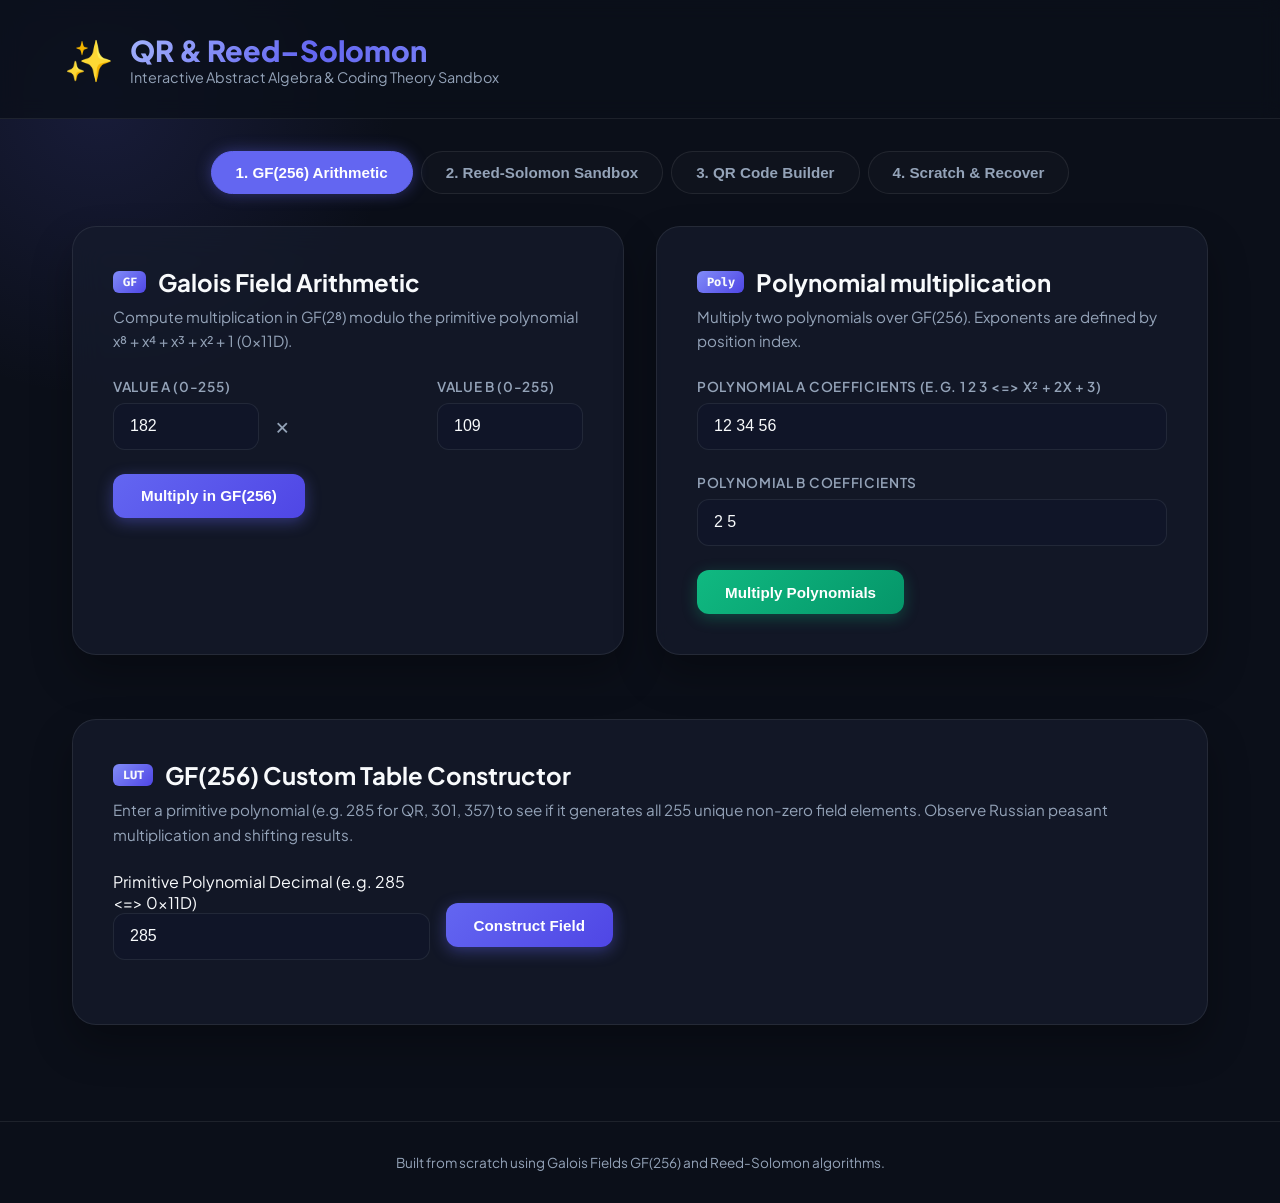
<file: index.html>
<!DOCTYPE html>
<html lang="en">
<head>
    <meta charset="UTF-8">
    <meta name="viewport" content="width=device-width, initial-scale=1.0">
    <title>QR & Reed-Solomon Error Correction from Scratch</title>
    <link rel="preconnect" href="https://fonts.googleapis.com">
    <link rel="preconnect" href="https://fonts.gstatic.com" crossorigin>
    <link href="https://fonts.googleapis.com/css2?family=Fira+Code:wght@400;500;700&family=Plus+Jakarta+Sans:wght@400;500;600;700;800&display=swap" rel="stylesheet">
    <link rel="stylesheet" href="index.css">
</head>
<body>
    <div class="glow-bg"></div>
    
    <header>
        <div class="logo-area">
            <span class="icon">✨</span>
            <div class="logo-text">
                <h1>QR & Reed–Solomon</h1>
                <p>Interactive Abstract Algebra & Coding Theory Sandbox</p>
            </div>
        </div>
    </header>

    <div class="tabs-container">
        <button class="tab-btn active" data-tab="field-tab">1. GF(256) Arithmetic</button>
        <button class="tab-btn" data-tab="rs-tab">2. Reed-Solomon Sandbox</button>
        <button class="tab-btn" data-tab="qr-tab">3. QR Code Builder</button>
        <button class="tab-btn" data-tab="simulator-tab">4. Scratch & Recover</button>
    </div>

    <main class="content-area">
        <!-- 1. GF(256) ARITHMETIC PLAYGROUND -->
        <section id="field-tab" class="tab-pane active">
            <div class="grid-2col">
                <div class="card">
                    <h2><span class="step-num">GF</span> Galois Field Arithmetic</h2>
                    <p class="desc">Compute multiplication in GF(2⁸) modulo the primitive polynomial x⁸ + x⁴ + x³ + x² + 1 (0x11D).</p>
                    
                    <div class="form-group row-inputs">
                        <div>
                            <label for="val-a">Value A (0-255)</label>
                            <input type="number" id="val-a" value="182" min="0" max="255">
                        </div>
                        <div class="operand-icon">×</div>
                        <div>
                            <label for="val-b">Value B (0-255)</label>
                            <input type="number" id="val-b" value="109" min="0" max="255">
                        </div>
                    </div>
                    <button class="btn btn-primary" id="btn-calc-mul">Multiply in GF(256)</button>

                    <div class="math-result-box" id="gf-mul-output" style="display: none;">
                        <h3>Mathematical Breakdown</h3>
                        <div class="equations">
                            <p><strong>Polynomial A:</strong> <code id="eq-a"></code></p>
                            <p><strong>Polynomial B:</strong> <code id="eq-b"></code></p>
                            <p><strong>Product:</strong> <code id="eq-prod"></code></p>
                        </div>
                        <h4>Calculation Logs:</h4>
                        <ul class="steps-list" id="gf-mul-steps"></ul>
                    </div>
                </div>

                <div class="card">
                    <h2><span class="step-num">Poly</span> Polynomial multiplication</h2>
                    <p class="desc">Multiply two polynomials over GF(256). Exponents are defined by position index.</p>
                    <div class="form-group">
                        <label for="poly-a">Polynomial A coefficients (e.g. 1 2 3 <=> x² + 2x + 3)</label>
                        <input type="text" id="poly-a" value="12 34 56" placeholder="e.g. 12 34 56">
                    </div>
                    <div class="form-group">
                        <label for="poly-b">Polynomial B coefficients</label>
                        <input type="text" id="poly-b" value="2 5" placeholder="e.g. 2 5">
                    </div>
                    <button class="btn btn-secondary" id="btn-poly-mul">Multiply Polynomials</button>

                    <div class="math-result-box" id="poly-mul-output" style="display: none;">
                        <h3>Result Coefficients</h3>
                        <div class="coeff-display" id="poly-coeff-res"></div>
                        <h4>Derivation Steps:</h4>
                        <ul class="steps-list" id="poly-mul-steps"></ul>
                    </div>
                </div>
            </div>

            <!-- 1.3 GF(256) Generator Table Constructor -->
            <div class="card" style="margin-top: 2rem;">
                <h2><span class="step-num">LUT</span> GF(256) Custom Table Constructor</h2>
                <p class="desc">Enter a primitive polynomial (e.g. 285 for QR, 301, 357) to see if it generates all 255 unique non-zero field elements. Observe Russian peasant multiplication and shifting results.</p>
                <div class="row-inputs" style="max-width: 500px; margin-bottom: 1.5rem;">
                    <div>
                        <label for="prim-poly-input">Primitive Polynomial Decimal (e.g. 285 <=> 0x11D)</label>
                        <input type="number" id="prim-poly-input" value="285" min="257" max="511">
                    </div>
                    <button class="btn btn-primary" id="btn-construct-gf" style="margin-top: 1.2rem;">Construct Field</button>
                </div>
                
                <div class="math-result-box" id="gf-construct-output" style="display: none;">
                    <h3>Galois Field Generator Results</h3>
                    <p><strong>Status:</strong> <span id="gf-construct-status" class="glowing-text"></span></p>
                    
                    <div class="grid-2col" style="margin-top: 1.5rem;">
                        <div>
                            <h4>Field Generator Steps (First 50 powers)</h4>
                            <ul class="steps-list" id="gf-construct-steps" style="max-height: 250px; overflow-y: auto; background: rgba(0,0,0,0.2); padding: 1rem; border-radius: 8px;"></ul>
                        </div>
                        <div>
                            <h4>Logarithm Table Generated (Index => Power of alpha)</h4>
                            <div id="gf-lut-preview" style="font-family: 'Fira Code', monospace; font-size: 0.8rem; height: 250px; overflow-y: auto; background: rgba(0,0,0,0.2); padding: 1rem; border-radius: 8px;"></div>
                        </div>
                    </div>
                </div>
        </section>

        <!-- 2. REED-SOLOMON SANDBOX -->
        <section id="rs-tab" class="tab-pane">
            <div class="card">
                <h2><span class="step-num">RS</span> Reed-Solomon Encoder/Decoder</h2>
                <p class="desc">Observe how redundancy bytes are generated and how corrupted values are solved using linear equations in Galois Fields.</p>
                
                <div class="grid-2col">
                    <div>
                        <div class="form-group">
                            <label for="rs-input">Source Bytes (space-separated integers 0-255)</label>
                            <input type="text" id="rs-input" value="65 66 67 68 69" placeholder="e.g. 65 66 67">
                        </div>
                        <div class="form-group">
                            <label for="rs-ecc-count">Number of parity/redundancy symbols (r)</label>
                            <input type="number" id="rs-ecc-count" value="6" min="2" max="20">
                            <small class="capacity-tip">Can correct up to <span id="rs-correct-capacity">3</span> arbitrary errors.</small>
                        </div>
                        <button class="btn btn-primary" id="btn-rs-encode">1. Encode Message</button>
                    </div>

                    <div class="rs-visual-flow" id="rs-encoded-section" style="display:none;">
                        <h3>Encoded Codewords</h3>
                        <div class="bytes-container" id="rs-bytes-display"></div>
                        
                        <div class="corrupt-controls">
                            <h4>Introduce Corruptions / Erasures</h4>
                            <p class="desc">Click on any byte above to change its value, or inject random errors below.</p>
                            <button class="btn btn-outline" id="btn-inject-errors">Inject Random Errors</button>
                            <button class="btn btn-danger" id="btn-rs-decode">2. Decode & Recover</button>
                        </div>
                    </div>
                </div>

                <div class="math-result-box" id="rs-decoder-output" style="display: none;">
                    <h3>Decoder Metrics & Output</h3>
                    <div class="recovery-status" id="rs-recovery-status"></div>
                    <div class="grid-2col" style="margin-top: 1.5rem;">
                        <div>
                            <h4>Syndromes Evaluated</h4>
                            <ul class="steps-list" id="rs-syndromes-list"></ul>
                        </div>
                        <div>
                            <h4>Error Locator & Magnitudes</h4>
                            <ul class="steps-list" id="rs-err-info"></ul>
                        </div>
                    </div>
                    
                    <div id="rs-bm-table-container" style="margin-top: 2rem; overflow-x: auto; display: none;">
                        <h4>Berlekamp-Massey Step-by-Step Register Execution Trace</h4>
                        <table class="math-table" id="rs-bm-table">
                            <thead>
                                <tr>
                                    <th>r (Step)</th>
                                    <th>d (Discrepancy)</th>
                                    <th>L (Degree)</th>
                                    <th>&Lambda;(x) (Locator Poly)</th>
                                    <th>B(x) (Correction Poly)</th>
                                    <th>Register Description / Action Taken</th>
                                </tr>
                            </thead>
                            <tbody></tbody>
                        </table>
                    </div>
                </div>
            </div>
        </section>

        <!-- 3. QR CODE BUILDER -->
        <section id="qr-tab" class="tab-pane">
            <div class="card">
                <h2><span class="step-num">QR</span> Interactive QR Code Encoder</h2>
                <p class="desc">Generate a QR Code and visualize how data format information, timing, and error-correction codewords are mapped structurally.</p>
                
                <div class="qr-builder-container">
                    <div class="qr-builder-form">
                        <div class="form-group">
                            <label for="qr-text">Message / URL</label>
                            <input type="text" id="qr-text" value="https://example.com" placeholder="Type text or URL...">
                        </div>
                        <div class="form-group">
                            <label for="qr-ec">Error Correction Level</label>
                            <select id="qr-ec">
                                <option value="L">Level L (~7% recovery)</option>
                                <option value="M" selected>Level M (~15% recovery)</option>
                                <option value="Q">Level Q (~25% recovery)</option>
                                <option value="H">Level H (~30% recovery)</option>
                            </select>
                        </div>
                        <button class="btn btn-primary" id="btn-generate-qr">Generate QR Matrix</button>

                        <div class="qr-legend" style="display:none;" id="qr-legend-box">
                            <h3>Layout Legends</h3>
                            <div class="legend-items">
                                <span class="legend-item badge-finder">Finder Pattern</span>
                                <span class="legend-item badge-separator">Separator</span>
                                <span class="legend-item badge-alignment">Alignment Pattern</span>
                                <span class="legend-item badge-timing">Timing Path</span>
                                <span class="legend-item badge-format">Format Information</span>
                                <span class="legend-item badge-dark_module">Dark Module</span>
                                <span class="legend-item badge-data">Data & ECC</span>
                            </div>
                        </div>
                    </div>

                    <div class="qr-display-area" style="display:none;" id="qr-result-box">
                        <div class="qr-canvas-wrapper">
                            <div class="qr-grid" id="qr-grid-container"></div>
                        </div>
                        <div class="qr-meta">
                            <h3>Parameters Chosen</h3>
                            <p><strong>QR Version:</strong> <span id="lbl-qr-version"></span></p>
                            <p><strong>ECC Bytes Added:</strong> <span id="lbl-qr-ecc"></span></p>
                            <p><strong>Optimal Mask Selected:</strong> Mask <span id="lbl-qr-mask"></span></p>
                        </div>
                    </div>
                </div>
                
                <div id="qr-mask-comparison-box" style="margin-top: 3rem; display: none; border-top: 1px solid var(--border-card); padding-top: 2rem;">
                    <h3>All 8 QR Mask Patterns Penalty Evaluation</h3>
                    <p class="desc">The encoder tries all 8 masks, computes penalty scores for each based on standard visual check rules (N1-N4), and picks the mask with the lowest total penalty score (highlighted green).</p>
                    <div style="overflow-x: auto;">
                        <table class="math-table" id="qr-mask-table">
                            <thead>
                                <tr>
                                    <th>Mask Pattern</th>
                                    <th>Formula</th>
                                    <th>Penalty N1 (runs)</th>
                                    <th>Penalty N2 (2x2 blocks)</th>
                                    <th>Penalty N3 (patterns)</th>
                                    <th>Penalty N4 (density)</th>
                                    <th>Total Score</th>
                                    <th>Selection</th>
                                </tr>
                            </thead>
                            <tbody></tbody>
                        </table>
                    </div>
                </div>
            </div>
        </section>

        <!-- 4. LOSS & RECOVERY SIMULATOR -->
        <section id="simulator-tab" class="tab-pane">
            <div class="card">
                <h2><span class="step-num">Sim</span> Damage & Real-time Recovery Simulator</h2>
                <p class="desc">Draw scratches directly on the QR code, trigger physical module corruption, and observe Galois Field decoders reverse the damage.</p>
                
                <div class="simulator-layout">
                    <div class="sim-controls">
                        <div class="form-group">
                            <label>Visual Erasure Pen Size</label>
                            <input type="range" id="scratch-size" min="1" max="4" value="2">
                        </div>
                        <button class="btn btn-outline" id="btn-sim-reset">Reset QR (Clean)</button>
                        <button class="btn btn-danger" id="btn-sim-scratch">Scratch 20% Randomly</button>
                        <button class="btn btn-primary" id="btn-sim-decode" style="margin-top: 1rem; width: 100%;">Run Decoder & Repair</button>
                        
                        <div class="simulation-metrics" style="margin-top: 1.5rem;">
                            <h4>Decoder Result</h4>
                            <div class="decoded-result-box">
                                <p><strong>Status:</strong> <span id="sim-status">Ready to Scan</span></p>
                                <p><strong>Decoded URL:</strong> <span id="sim-decoded-text" class="glowing-text">-</span></p>
                            </div>
                        </div>
                    </div>

                    <div class="sim-grid-container">
                        <div class="qr-canvas-wrapper">
                            <div class="qr-grid" id="sim-grid-container"></div>
                        </div>
                        <p class="tip">💡 Hover and click-drag over modules to paint/scratch errors (represented as grey modules).</p>
                    </div>
                </div>

                <div class="math-result-box" id="sim-logs-box" style="display:none;">
                    <h3>Decoder Steps & Verification Trace</h3>
                    <ul class="steps-list" id="sim-logs-list"></ul>
                    
                    <div id="sim-bm-table-container" style="margin-top: 2rem; overflow-x: auto; display: none;">
                        <h4>Berlekamp-Massey Step-by-Step Register Execution Trace (QR Code Recovery)</h4>
                        <table class="math-table" id="sim-bm-table">
                            <thead>
                                <tr>
                                    <th>r (Step)</th>
                                    <th>d (Discrepancy)</th>
                                    <th>L (Degree)</th>
                                    <th>&Lambda;(x) (Locator Poly)</th>
                                    <th>B(x) (Correction Poly)</th>
                                    <th>Register Description / Action Taken</th>
                                </tr>
                            </thead>
                            <tbody></tbody>
                        </table>
                    </div>
                </div>
            </div>
        </section>
    </main>

    <footer>
        <p>Built from scratch using Galois Fields GF(256) and Reed-Solomon algorithms.</p>
    </footer>

    <script src="app.js"></script>
</body>
</html>
</file>
<file: index.css>
/* index.css */

:root {
    --bg-dark: #0b0f19;
    --bg-card: rgba(22, 28, 45, 0.7);
    --border-card: rgba(255, 255, 255, 0.08);
    --primary: #6366f1;
    --primary-glow: rgba(99, 102, 241, 0.4);
    --secondary: #10b981;
    --secondary-glow: rgba(16, 185, 129, 0.3);
    --danger: #ef4444;
    --danger-glow: rgba(239, 68, 68, 0.4);
    --text-main: #f8fafc;
    --text-muted: #94a3b8;
    
    /* Legend Colors */
    --color-finder: #f43f5e;
    --color-separator: #fda4af;
    --color-alignment: #a855f7;
    --color-timing: #eab308;
    --color-format: #3b82f6;
    --color-dark_module: #14b8a6;
    --color-data: #6366f1;
}

* {
    box-sizing: border-box;
    margin: 0;
    padding: 0;
}

body {
    font-family: 'Plus Jakarta Sans', -apple-system, BlinkMacSystemFont, "Segoe UI", Roboto, sans-serif;
    background-color: var(--bg-dark);
    color: var(--text-main);
    min-height: 100vh;
    display: flex;
    flex-direction: column;
    overflow-x: hidden;
    position: relative;
}

/* Background Glowing Accents */
.glow-bg {
    position: absolute;
    width: 600px;
    height: 600px;
    background: radial-gradient(circle, rgba(99, 102, 241, 0.15) 0%, rgba(0,0,0,0) 70%);
    top: -200px;
    left: -200px;
    pointer-events: none;
    z-index: -1;
}

header {
    padding: 2rem 4rem;
    border-bottom: 1px solid var(--border-card);
    background: rgba(11, 15, 25, 0.8);
    backdrop-filter: blur(10px);
}

.logo-area {
    display: flex;
    align-items: center;
    gap: 1rem;
}

.logo-area .icon {
    font-size: 2.5rem;
    animation: rotateGlow 6s infinite linear;
}

.logo-text h1 {
    font-size: 1.8rem;
    font-weight: 800;
    background: linear-gradient(135deg, #a5b4fc, #6366f1, #818cf8);
    -webkit-background-clip: text;
    -webkit-text-fill-color: transparent;
}

.logo-text p {
    font-size: 0.9rem;
    color: var(--text-muted);
}

/* Navigation Tabs */
.tabs-container {
    display: flex;
    justify-content: center;
    gap: 0.5rem;
    margin: 2rem 0;
    padding: 0 2rem;
}

.tab-btn {
    padding: 0.75rem 1.5rem;
    border: 1px solid var(--border-card);
    background: rgba(255, 255, 255, 0.02);
    color: var(--text-muted);
    border-radius: 9999px;
    cursor: pointer;
    font-weight: 600;
    font-size: 0.95rem;
    transition: all 0.3s ease;
}

.tab-btn:hover {
    color: var(--text-main);
    border-color: rgba(255, 255, 255, 0.2);
    background: rgba(255, 255, 255, 0.05);
}

.tab-btn.active {
    background: var(--primary);
    color: white;
    border-color: var(--primary);
    box-shadow: 0 0 15px var(--primary-glow);
}

/* Main Content Panes */
.content-area {
    flex: 1;
    max-width: 1200px;
    width: 100%;
    margin: 0 auto;
    padding: 0 2rem 4rem 2rem;
}

.tab-pane {
    display: none;
}

.tab-pane.active {
    display: block;
    animation: fadeIn 0.4s ease-out;
}

/* Premium Card Layout */
.card {
    background: var(--bg-card);
    border: 1px solid var(--border-card);
    border-radius: 24px;
    padding: 2.5rem;
    box-shadow: 0 20px 40px rgba(0, 0, 0, 0.3);
    backdrop-filter: blur(16px);
    margin-bottom: 2rem;
}

.card h2 {
    font-size: 1.5rem;
    font-weight: 700;
    margin-bottom: 0.5rem;
    display: flex;
    align-items: center;
    gap: 0.75rem;
}

.step-num {
    background: linear-gradient(135deg, #818cf8, #4f46e5);
    padding: 0.2rem 0.6rem;
    font-size: 0.75rem;
    border-radius: 6px;
    font-family: 'Fira Code', monospace;
    font-weight: 700;
}

.desc {
    font-size: 0.95rem;
    color: var(--text-muted);
    margin-bottom: 1.5rem;
    line-height: 1.6;
}

/* Grids and Layouts */
.grid-2col {
    display: grid;
    grid-template-columns: 1fr 1fr;
    gap: 2rem;
}

@media (max-width: 900px) {
    .grid-2col {
        grid-template-columns: 1fr;
    }
}

/* Forms & Inputs */
.form-group {
    margin-bottom: 1.5rem;
}

.form-group label {
    display: block;
    font-size: 0.85rem;
    font-weight: 600;
    text-transform: uppercase;
    letter-spacing: 0.05em;
    color: var(--text-muted);
    margin-bottom: 0.5rem;
}

input[type="text"],
input[type="number"],
select {
    width: 100%;
    padding: 0.85rem 1rem;
    background: rgba(15, 23, 42, 0.6);
    border: 1px solid var(--border-card);
    border-radius: 12px;
    color: var(--text-main);
    font-size: 1rem;
    outline: none;
    transition: all 0.3s ease;
}

input[type="text"]:focus,
input[type="number"]:focus,
select:focus {
    border-color: var(--primary);
    box-shadow: 0 0 10px var(--primary-glow);
}

.row-inputs {
    display: flex;
    align-items: center;
    gap: 1rem;
}

.row-inputs > div {
    flex: 1;
}

.operand-icon {
    font-size: 1.5rem;
    color: var(--text-muted);
    padding-top: 1.2rem;
}

/* Buttons */
.btn {
    display: inline-block;
    padding: 0.85rem 1.75rem;
    font-size: 0.95rem;
    font-weight: 600;
    border-radius: 12px;
    cursor: pointer;
    border: none;
    transition: all 0.25s ease;
    text-align: center;
}

.btn-primary {
    background: linear-gradient(135deg, #6366f1, #4f46e5);
    color: white;
    box-shadow: 0 4px 15px var(--primary-glow);
}

.btn-primary:hover {
    transform: translateY(-2px);
    box-shadow: 0 8px 25px var(--primary-glow);
}

.btn-secondary {
    background: linear-gradient(135deg, #10b981, #059669);
    color: white;
    box-shadow: 0 4px 15px var(--secondary-glow);
}

.btn-secondary:hover {
    transform: translateY(-2px);
    box-shadow: 0 8px 25px var(--secondary-glow);
}

.btn-danger {
    background: linear-gradient(135deg, #ef4444, #dc2626);
    color: white;
    box-shadow: 0 4px 15px var(--danger-glow);
}

.btn-danger:hover {
    transform: translateY(-2px);
    box-shadow: 0 8px 25px var(--danger-glow);
}

.btn-outline {
    background: transparent;
    border: 1px solid var(--border-card);
    color: var(--text-main);
}

.btn-outline:hover {
    background: rgba(255, 255, 255, 0.05);
    border-color: rgba(255, 255, 255, 0.2);
}

/* Math Results Boxes */
.math-result-box {
    margin-top: 2rem;
    padding: 1.5rem;
    border-radius: 16px;
    background: rgba(15, 23, 42, 0.5);
    border: 1px solid var(--border-card);
}

.math-result-box h3 {
    font-size: 1.1rem;
    font-weight: 600;
    margin-bottom: 1rem;
    color: #a5b4fc;
}

.math-result-box h4 {
    font-size: 0.9rem;
    font-weight: 600;
    margin-top: 1.2rem;
    margin-bottom: 0.5rem;
    color: var(--text-muted);
}

.equations {
    font-family: 'Fira Code', monospace;
    font-size: 0.9rem;
    background: rgba(0, 0, 0, 0.2);
    padding: 1rem;
    border-radius: 8px;
    border: 1px solid rgba(255, 255, 255, 0.03);
}

.steps-list {
    font-family: 'Fira Code', monospace;
    font-size: 0.85rem;
    color: var(--text-muted);
    list-style: none;
}

.steps-list li {
    padding: 0.4rem 0;
    border-bottom: 1px solid rgba(255, 255, 255, 0.03);
}

.coeff-display {
    font-family: 'Fira Code', monospace;
    font-size: 1.2rem;
    font-weight: bold;
    color: var(--secondary);
    letter-spacing: 0.1em;
}

/* Reed-Solomon Sandbox Display */
.bytes-container {
    display: flex;
    flex-wrap: wrap;
    gap: 0.5rem;
    margin-bottom: 1.5rem;
}

.byte-block {
    display: flex;
    flex-direction: column;
    align-items: center;
    justify-content: center;
    width: 60px;
    height: 60px;
    background: rgba(15, 23, 42, 0.7);
    border: 1px solid var(--border-card);
    border-radius: 10px;
    font-family: 'Fira Code', monospace;
    cursor: pointer;
    transition: all 0.2s ease;
}

.byte-block:hover {
    border-color: var(--primary);
    transform: scale(1.05);
}

.byte-block .val {
    font-size: 1.1rem;
    font-weight: 700;
}

.byte-block .lbl {
    font-size: 0.65rem;
    color: var(--text-muted);
}

.byte-block.ecc-byte {
    background: rgba(16, 185, 129, 0.1);
    border-color: rgba(16, 185, 129, 0.3);
}

.byte-block.ecc-byte:hover {
    border-color: var(--secondary);
}

.byte-block.corrupted {
    background: rgba(239, 68, 68, 0.15) !important;
    border-color: var(--danger) !important;
    color: var(--danger);
    animation: pulseRed 2s infinite ease-in-out;
}

.corrupt-controls {
    margin-top: 1.5rem;
    padding-top: 1.5rem;
    border-top: 1px solid var(--border-card);
}

.capacity-tip {
    display: block;
    margin-top: 0.35rem;
    color: var(--secondary);
}

.recovery-status {
    padding: 0.85rem 1.25rem;
    border-radius: 8px;
    font-weight: 600;
    display: inline-block;
}

.status-success {
    background: rgba(16, 185, 129, 0.15);
    color: var(--secondary);
    border: 1px solid rgba(16, 185, 129, 0.3);
}

.status-failed {
    background: rgba(239, 68, 68, 0.15);
    color: var(--danger);
    border: 1px solid rgba(239, 68, 68, 0.3);
}

/* QR Code Grid Styles */
.qr-builder-container {
    display: grid;
    grid-template-columns: 1fr 1.2fr;
    gap: 3rem;
}

@media (max-width: 900px) {
    .qr-builder-container {
        grid-template-columns: 1fr;
    }
}

.qr-canvas-wrapper {
    background: white;
    padding: 1.5rem;
    border-radius: 20px;
    box-shadow: 0 10px 30px rgba(0, 0, 0, 0.5);
    display: flex;
    align-items: center;
    justify-content: center;
    width: fit-content;
    margin: 0 auto;
}

.qr-grid {
    display: grid;
    gap: 1px;
    background: #e2e8f0;
    padding: 1px;
}

.qr-cell {
    width: 14px;
    height: 14px;
    background: white;
    transition: background-color 0.15s ease;
}

/* Cell colors when legends/types are enabled */
.qr-cell.dark {
    background: #0f172a;
}

/* Legend Classes for Structural Debugging */
.qr-cell.legend-finder { background-color: var(--color-finder); }
.qr-cell.legend-finder.dark { filter: brightness(0.6); }

.qr-cell.legend-separator { background-color: var(--color-separator); }
.qr-cell.legend-alignment { background-color: var(--color-alignment); }
.qr-cell.legend-alignment.dark { filter: brightness(0.6); }

.qr-cell.legend-timing { background-color: var(--color-timing); }
.qr-cell.legend-timing.dark { filter: brightness(0.6); }

.qr-cell.legend-format { background-color: var(--color-format); }
.qr-cell.legend-format.dark { filter: brightness(0.6); }

.qr-cell.legend-dark_module { background-color: var(--color-dark_module); }
.qr-cell.legend-data { background-color: var(--color-data); }
.qr-cell.legend-data.dark { filter: brightness(0.6); }

.qr-cell.scratched {
    background-color: #64748b !important;
}

.qr-legend {
    margin-top: 2rem;
    padding-top: 1.5rem;
    border-top: 1px solid var(--border-card);
}

.legend-items {
    display: flex;
    flex-wrap: wrap;
    gap: 0.5rem;
    margin-top: 0.5rem;
}

.legend-item {
    padding: 0.35rem 0.75rem;
    border-radius: 6px;
    font-size: 0.8rem;
    font-weight: 600;
    color: white;
}

.badge-finder { background: var(--color-finder); }
.badge-separator { background: var(--color-separator); color: #0b0f19; }
.badge-alignment { background: var(--color-alignment); }
.badge-timing { background: var(--color-timing); color: #0b0f19; }
.badge-format { background: var(--color-format); }
.badge-dark_module { background: var(--color-dark_module); }
.badge-data { background: var(--color-data); }

.qr-meta {
    margin-top: 1.5rem;
    background: rgba(15, 23, 42, 0.4);
    padding: 1rem;
    border-radius: 12px;
    font-size: 0.9rem;
}

.qr-meta p {
    margin: 0.4rem 0;
}

/* Simulator Styles */
.simulator-layout {
    display: grid;
    grid-template-columns: 1fr 1.2fr;
    gap: 3rem;
    align-items: center;
}

@media (max-width: 900px) {
    .simulator-layout {
        grid-template-columns: 1fr;
    }
}

.decoded-result-box {
    background: rgba(15, 23, 42, 0.6);
    border: 1px solid var(--border-card);
    padding: 1.2rem;
    border-radius: 12px;
    margin-top: 0.5rem;
}

.glowing-text {
    font-size: 1.1rem;
    font-weight: 700;
    color: var(--secondary);
    text-shadow: 0 0 8px var(--secondary-glow);
}

.tip {
    font-size: 0.85rem;
    color: var(--text-muted);
    text-align: center;
    margin-top: 0.8rem;
}

/* Animations */
@keyframes rotateGlow {
    0% { transform: rotate(0deg); filter: hue-rotate(0deg); }
    100% { transform: rotate(360deg); filter: hue-rotate(360deg); }
}

@keyframes fadeIn {
    from { opacity: 0; transform: translateY(10px); }
    to { opacity: 1; transform: translateY(0); }
}

@keyframes pulseRed {
    0% { box-shadow: 0 0 5px var(--danger-glow); }
    50% { box-shadow: 0 0 15px var(--danger); }
    100% { box-shadow: 0 0 5px var(--danger-glow); }
}

footer {
    text-align: center;
    padding: 2rem;
    border-top: 1px solid var(--border-card);
    font-size: 0.85rem;
    color: var(--text-muted);
    margin-top: auto;
}

/* Math Registers and Penalties Tables */
.math-table {
    width: 100%;
    border-collapse: collapse;
    margin-top: 1rem;
    font-size: 0.85rem;
    background: rgba(15, 23, 42, 0.4);
    border: 1px solid var(--border-card);
    border-radius: 12px;
    overflow: hidden;
}

.math-table th, 
.math-table td {
    padding: 0.75rem 1rem;
    text-align: left;
    border-bottom: 1px solid var(--border-card);
}

.math-table th {
    background: rgba(99, 102, 241, 0.08);
    font-weight: 700;
    color: #a5b4fc;
    font-size: 0.8rem;
    text-transform: uppercase;
    letter-spacing: 0.05em;
}

.math-table tr:hover {
    background: rgba(255, 255, 255, 0.02);
}

.math-table td {
    font-family: 'Fira Code', monospace;
    color: var(--text-main);
}

.math-table tr.selected-mask-row {
    background: rgba(16, 185, 129, 0.15) !important;
    border-left: 4px solid var(--secondary);
}

.math-table tr.selected-mask-row td {
    color: #34d399;
}
</file>
